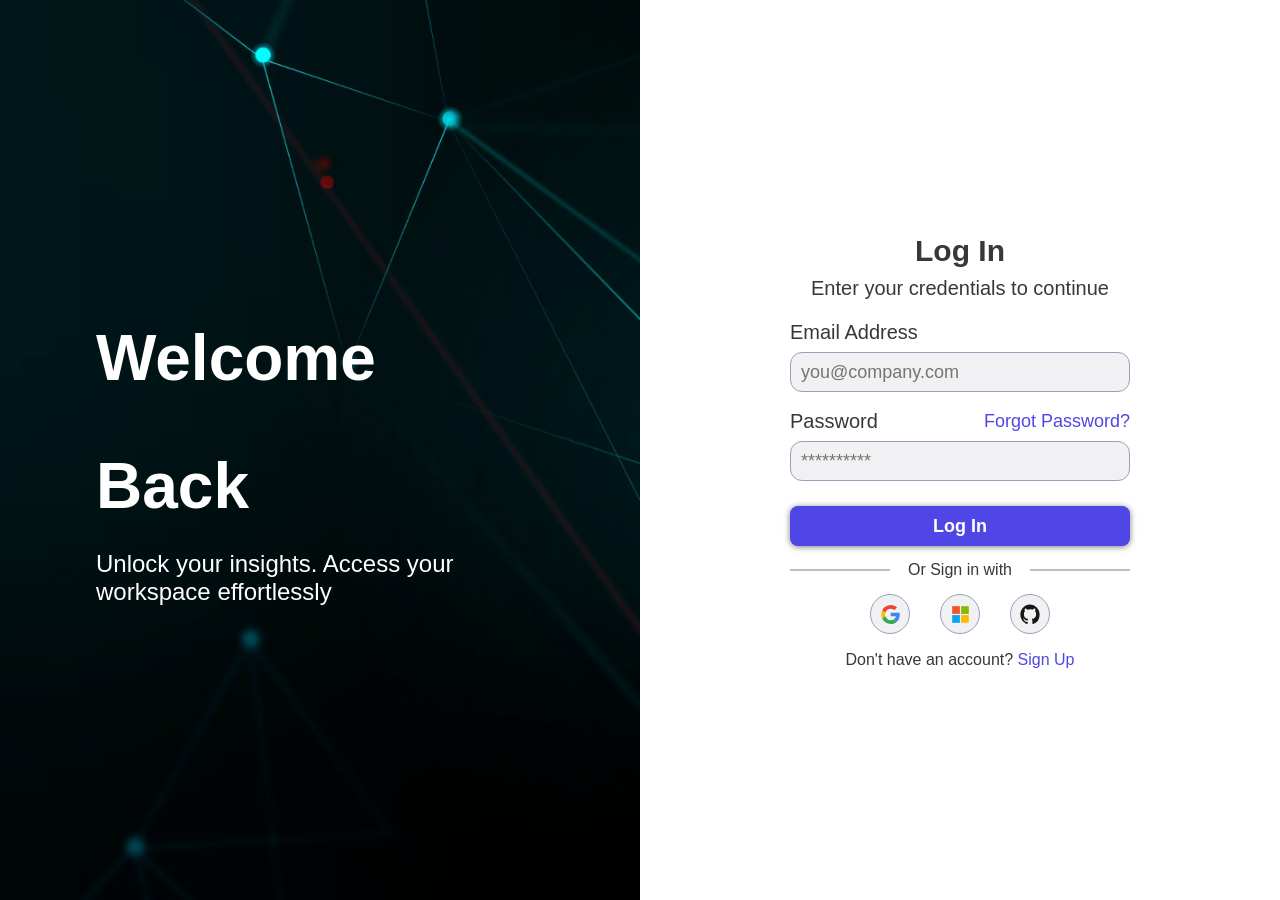
<file: index.html>
<!DOCTYPE html>
<html lang="en">

<head>
    <meta charset="UTF-8">
    <meta name="viewport" content="width=device-width, initial-scale=1">
    <title>Log In</title>
    <link rel="stylesheet" href="styles.css">
</head>

<body>
    <main>
        <!-- Welcom Back Section -->
        <section class="hero-section">
            <div>
                <h1>Welcome Back</h1>
                <p>Unlock your insights. Access your workspace effortlessly</p>
            </div>
        </section>

        <!-- Log in Section -->
        <section class="login-section">
            <div class="login-container">
                <!-- Main title -->
                <div class="login-title">
                    <h1>Log In</h1>
                    <p>Enter your credentials to continue</p>
                </div>

                <!-- Email Input -->
                <div class="input-container">
                    <h3>Email Address</h3>
                    <input type="email" name="email" id="" placeholder="you@company.com">
                </div>

                <!-- Password input -->
                <div class="input-container">
                    <span style="display: flex;
                    justify-content: space-between; align-items: center;">
                        <h3>Password</h3>
                        <a href="reset.html">Forgot Password?</a>
                    </span>
                    <input type="password" name="" id="" placeholder="**********">
                </div>

                <!-- Log in Button -->
                <div class="button">
                    <a href="">Log In</a>
                </div>

                <!-- Sign In With -->
                <div class="sign-in-with">
                    <span>
                        <svg xmlns="http://w3.org" viewBox="0 0 100 10" width="100%" height="10">
                            <line x1="0" y1="5" x2="100" y2="5" stroke="#00000082" stroke-width="1" />
                        </svg>
                    </span>
                    <span>
                        <h3>Or Sign in with</h3>
                    </span>
                    <span>
                        <svg xmlns="http://w3.org" viewBox="0 0 100 10" width="100%" height="10">
                            <line x1="0" y1="5" x2="100" y2="5" stroke="#00000082" stroke-width="1" />
                        </svg>
                    </span>
                </div>

                <div class="sign-in-with-">
                    <a href="https://accounts.google.com/v3/signin/identifier?continue=https://www.google.com/&ec=futura_exp_og_so_72776762_e&hl=ka&passive=true&flowName=GlifWebSignIn&flowEntry=ServiceLogin&dsh=S219100094:1792411130832513"
                        target="_blank">
                        <span>
                            <img src="assets/logos/google-icon-logo-svgrepo-com.svg" alt="google"
                                style="width: 50%; height: 50%;">
                        </span>
                    </a>
                    <a href="https://login.microsoftonline.com/" target="_blank">
                        <span>
                            <img href="https://login.microsoftonline.com/" src="assets/logos/microsoft-svgrepo-com.svg"
                                alt="microsoft" style="width: 50%; height: 50%;">
                        </span>

                    </a>
                    <a href="https://github.com/login" target="_blank">
                        <span>
                            <img src="assets/logos/github-svgrepo-com.svg" alt="github"
                                style="width: 60%; height: 60%;">
                        </span>
                    </a>
                </div>

                <!-- Redirect To Registration Page -->
                <div class="sign-up-">
                    <p>Don't have an account?</p>&nbsp;<a href="signup.html">Sign Up</a>
                </div>
            </div>
        </section>
    </main>

</body>

</html>
</file>
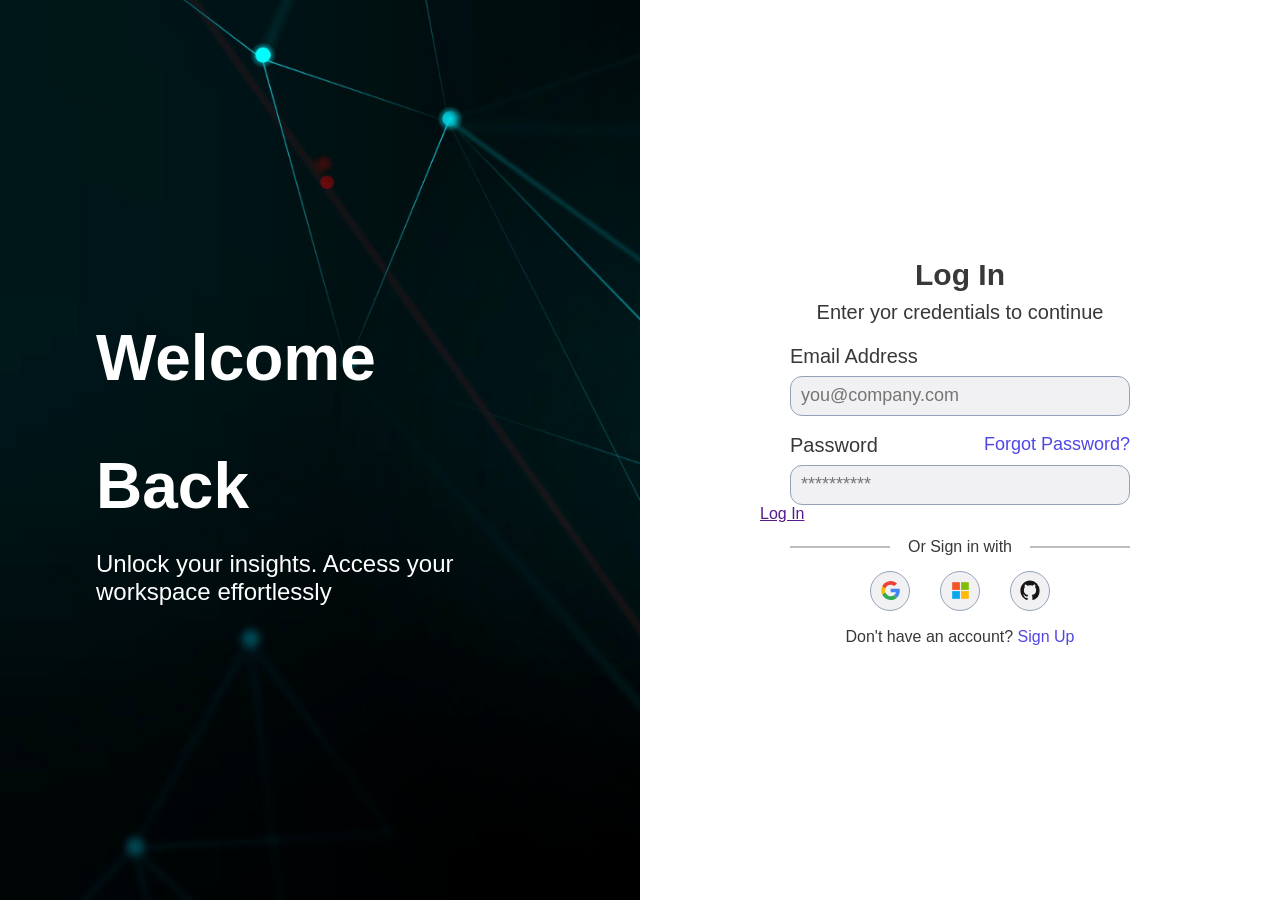
<file: login.html>
<!DOCTYPE html>
<html lang="en">

<head>
    <meta charset="UTF-8">
    <meta name="viewport" content="width=device-width, initial-scale=1">
    <title>Log In</title>
    <link rel="stylesheet" href="styles.css">
</head>

<body>
    <main>
        <!-- Welcom Back Section -->
        <section class="hero-section">
            <div>
                <h1>Welcome Back</h1>
                <p>Unlock your insights. Access your workspace effortlessly</p>
            </div>
        </section>

        <!-- Log in Section -->
        <section class="login-section">
            <div class="login-container">
                <!-- Main title -->
                <div class="login-title">
                    <h1>Log In</h1>
                    <p>Enter yor credentials to continue</p>
                </div>

                <!-- Email Input -->
                <div class="input-container">
                    <h3>Email Address</h3>
                    <input type="email" name="email" id="" placeholder="you@company.com">
                </div>

                <!-- Password input -->
                <div class="input-container">
                    <span style="display: flex;
                    justify-content: space-between; align-items: center;">
                        <h3>Password</h3>
                        <a href="reset.html">Forgot Password?</a>
                    </span>
                    <input type="password" name="" id="" placeholder="**********">
                </div>

                <!-- Log in Button -->
                <div class="login-button">
                    <a href="">Log In</a>
                </div>

                <!-- Sign In With -->
                <div class="sign-in-with">
                    <span>
                        <svg xmlns="http://w3.org" viewBox="0 0 100 10" width="100%" height="10">
                            <line x1="0" y1="5" x2="100" y2="5" stroke="#00000082" stroke-width="1" />
                        </svg>
                    </span>
                    <span>
                        <h3>Or Sign in with</h3>
                    </span>
                    <span>
                        <svg xmlns="http://w3.org" viewBox="0 0 100 10" width="100%" height="10">
                            <line x1="0" y1="5" x2="100" y2="5" stroke="#00000082" stroke-width="1" />
                        </svg>
                    </span>
                </div>


                <div class="sign-in-with-">
                    <a href="https://accounts.google.com/v3/signin/identifier?continue=https://www.google.com/&ec=futura_exp_og_so_72776762_e&hl=ka&passive=true&flowName=GlifWebSignIn&flowEntry=ServiceLogin&dsh=S219100094:1792411130832513"
                        target="_blank">
                        <span>
                            <img src="assets/logos/google-icon-logo-svgrepo-com.svg" alt="google"
                                style="width: 50%; height: 50%;">
                        </span>
                    </a>
                    <a href="https://login.microsoftonline.com/" target="_blank">
                        <span>
                            <img href="https://login.microsoftonline.com/" src="assets/logos/microsoft-svgrepo-com.svg"
                                alt="microsoft" style="width: 50%; height: 50%;">
                        </span>

                    </a>
                    <a href="https://github.com/login" target="_blank">
                        <span>
                            <img src="assets/logos/github-svgrepo-com.svg" alt="github"
                                style="width: 60%; height: 60%;">
                        </span>
                    </a>
                </div>

                <!-- Redirect To Registration Page -->
                <div class="sign-up-">
                    <p>Don't have an account?</p>&nbsp;<a href="signup.html">Sign Up</a>
                </div>
            </div>
        </section>
    </main>

</body>

</html>
</file>
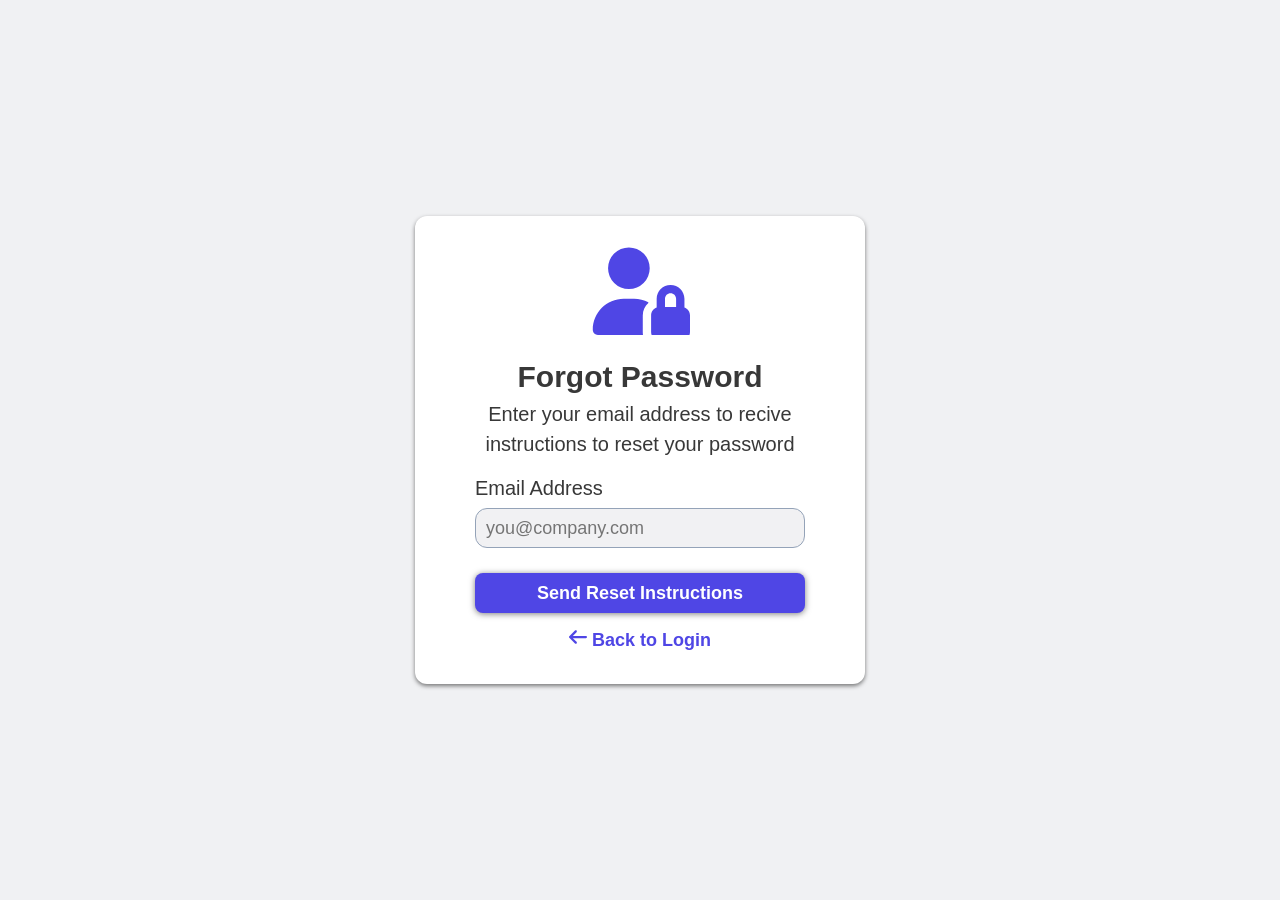
<file: reset.html>
<!DOCTYPE html>
<html lang="en">

<head>
    <meta charset="UTF-8">
    <meta name="viewport" content="width=device-width, initial-scale=1.0">
    <title>Reset</title>
    <link rel="stylesheet" href="styles.css">
</head>

<body>
    <main>
        <!-- Log in Section -->
        <section class="reset-section">
            <div class="reset-container">
                <!-- Main title -->
                <div class="locked-img">
                    <svg xmlns="http://www.w3.org/2000/svg" viewBox="0 0 576 512">
                        <path fill="#4f46e5"
                            d="M224 8a120 120 0 1 1 0 240 120 120 0 1 1 0-240zM194.3 304l59.4 0c29.7 0 57.7 7.3 82.3 20.1l0 4.3c-19.6 17.6-32 43.1-32 71.5l0 96c0 5.5 .5 10.9 1.3 16.1L45.7 512C29.3 512 16 498.7 16 482.3 16 383.8 95.8 304 194.3 304zm301.7 .1c0-17.7-14.3-32-32-32s-32 14.3-32 32l0 47.9 64 0 0-47.9zM352 400c0-20.9 13.4-38.7 32-45.3l0-50.6c0-44.2 35.8-80 80-80s80 35.8 80 80l0 50.6c18.6 6.6 32 24.4 32 45.3l0 96c0 26.5-21.5 48-48 48l-128 0c-26.5 0-48-21.5-48-48l0-96z" />
                    </svg>
                </div>


                <div class="reset-title">
                    <h1>Forgot Password</h1>
                    <p>Enter your email address to recive instructions to reset your password</p>
                </div>

                <!-- Email Input -->
                <div class="input-container">
                    <h3>Email Address</h3>
                    <input type="email" name="email" id="" placeholder="you@company.com">
                </div>
                <!-- Send Reset Instructions  -->
                <div class="button">
                    <a href="">Send Reset Instructions</a>
                </div>

                <!-- Redirect To Registration Page -->
                <div class="back-to-login">
                    <a href="index.html">
                        <svg xmlns="http://www.w3.org/2000/svg" viewBox="0 0 512 512">
                            <path fill="#4f46e5"
                                d="M9.4 233.4c-12.5 12.5-12.5 32.8 0 45.3l160 160c12.5 12.5 32.8 12.5 45.3 0s12.5-32.8 0-45.3L109.3 288 480 288c17.7 0 32-14.3 32-32s-14.3-32-32-32l-370.7 0 105.4-105.4c12.5-12.5 12.5-32.8 0-45.3s-32.8-12.5-45.3 0l-160 160z" />
                        </svg>
                        Back to Login
                    </a>
                </div>
            </div>
        </section>
</body>

</html>
</file>
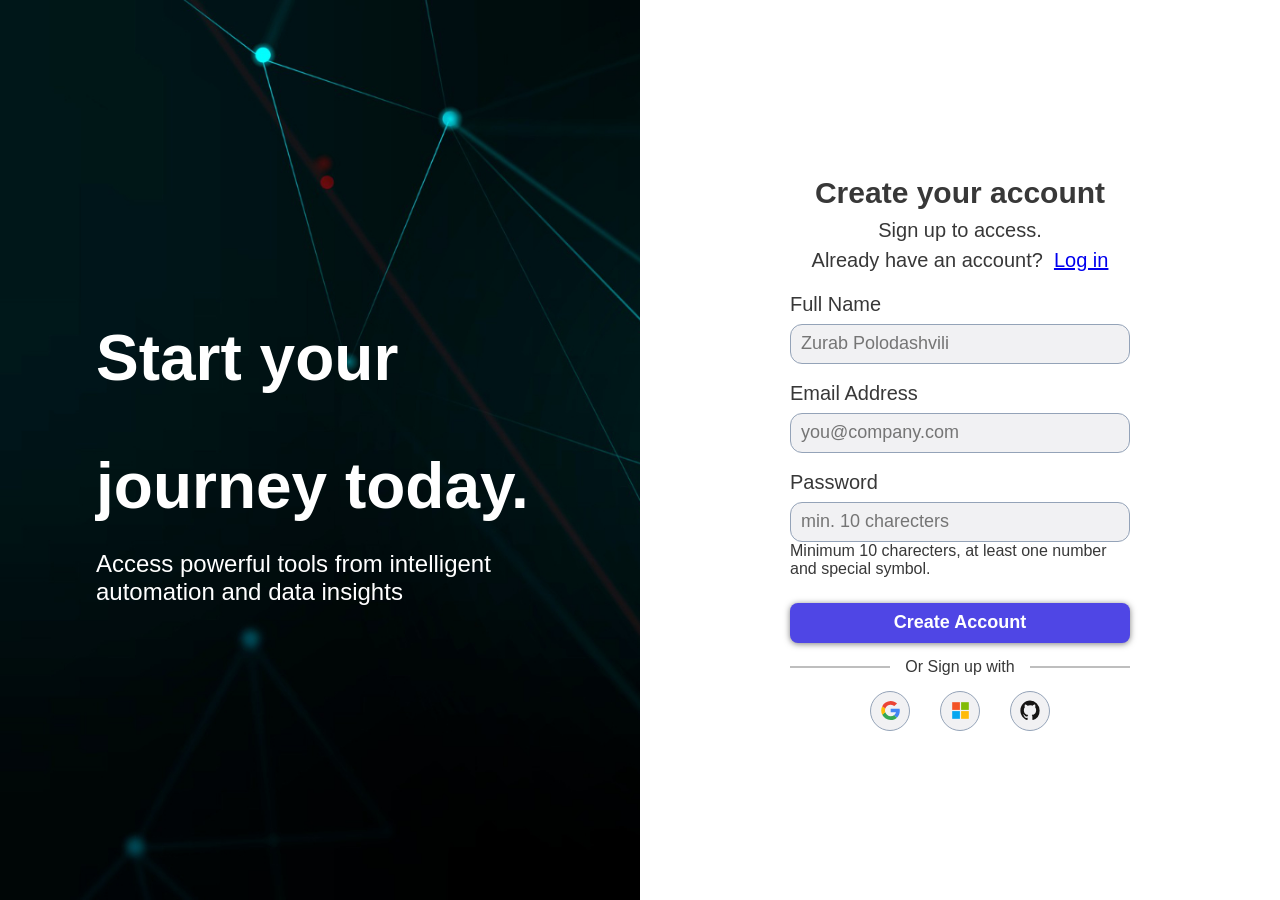
<file: signup.html>
<!DOCTYPE html>
<html lang="en">

<head>
    <meta charset="UTF-8">
    <meta name="viewport" content="width=device-width, initial-scale=1.0">
    <title>Sign Up</title>
    <link rel="stylesheet" href="styles.css">
</head>

<body>
    <main>
        <!-- Welcom Back Section -->
        <section class="hero-section">
            <div>
                <h1>Start your journey today.</h1>
                <p>Access powerful tools from intelligent automation and data insights</p>
            </div>
        </section>

        <!-- Log in Section -->
        <section class="login-section">
            <div class="login-container">
                <!-- Main title -->
                <div class="login-title">
                    <h1>Create your account</h1>
                    <p>Sign up to access. <br>
                        Already have an account?&nbsp; <a href="index.html">Log in</a></p>
                </div>

                <div class="input-container">
                    <h3>Full Name</h3>
                    <input type="text" name="" id="" placeholder="Zurab Polodashvili">
                </div>

                <!-- Email Input -->
                <div class="input-container">
                    <h3>Email Address</h3>
                    <input type="email" name="email" id="" placeholder="you@company.com">
                </div>

                <!-- Password input -->
                <div class="input-container">
                    <h3>Password</h3>
                    <input type="password" name="" id="" placeholder="min. 10 charecters">
                    <p>Minimum 10 charecters, at least one number and special symbol.</p>
                </div>

                <!-- Log in Button -->
                <div class="button">
                    <a href="">Create Account</a>
                </div>

                <!-- Sign In With -->
                <div class="sign-in-with">
                    <span>
                        <svg xmlns="http://w3.org" viewBox="0 0 100 10" width="100%" height="10">
                            <line x1="0" y1="5" x2="100" y2="5" stroke="#00000082" stroke-width="1" />
                        </svg>
                    </span>
                    <span>
                        <h3>Or Sign up with</h3>
                    </span>
                    <span>
                        <svg xmlns="http://w3.org" viewBox="0 0 100 10" width="100%" height="10">
                            <line x1="0" y1="5" x2="100" y2="5" stroke="#00000082" stroke-width="1" />
                        </svg>
                    </span>
                </div>

                <div class="sign-in-with-">
                    <a href="https://accounts.google.com/v3/signin/identifier?continue=https://www.google.com/&ec=futura_exp_og_so_72776762_e&hl=ka&passive=true&flowName=GlifWebSignIn&flowEntry=ServiceLogin&dsh=S219100094:1792411130832513"
                        target="_blank">
                        <span>
                            <img src="assets/logos/google-icon-logo-svgrepo-com.svg" alt="google"
                                style="width: 50%; height: 50%;">
                        </span>
                    </a>
                    <a href="https://login.microsoftonline.com/" target="_blank">
                        <span>
                            <img href="https://login.microsoftonline.com/" src="assets/logos/microsoft-svgrepo-com.svg"
                                alt="microsoft" style="width: 50%; height: 50%;">
                        </span>

                    </a>
                    <a href="https://github.com/login" target="_blank">
                        <span>
                            <img src="assets/logos/github-svgrepo-com.svg" alt="github"
                                style="width: 60%; height: 60%;">
                        </span>
                    </a>
                </div>
            </div>
        </section>
    </main>

</body>

</html>
</file>
<file: styles.css>
* {
  margin: 0;
  padding: 0;
  box-sizing: border-box;
  font-family: sans-serif;
}
main {
  display: grid;
  grid-template-columns: repeat(auto-fit, minmax(min(100%, 400px), 1fr));
  width: 100%;
  min-height: 100svh;
}
/* Welcom Back Section  */
.hero-section {
  background-image: url(assets/abstract-digital-grid-black-background.jpg);
  background-repeat: no-repeat;
  background-size: cover;
  color: #ffffff;
  display: flex;
  justify-content: center;
  align-items: center;
}

.hero-section div {
  width: 70%;
}

.hero-section h1 {
  font-size: clamp(2rem, 5vw, 4rem);
  font-weight: 600;
  line-height: 2;
}
.hero-section p {
  font-size: clamp(1rem, 2vw, 1.5rem);
  font-weight: 500;
}
/* Log in Section */
.login-section {
  display: flex;
  align-items: center;
  justify-content: center;
  color: #383838;
}
.login-container {
  width: min(100%, 400px);
  height: auto;
}
.login-title {
  text-align: center;
}
.login-title h1 {
  font-size: 30px;
  font-weight: 900;
  line-height: 1.5;
}
.login-title p {
  font-size: 20px;
  line-height: 1.5;
}
.input-container {
  padding: 15px 30px 0 30px;
}
.input-container h3 {
  font-size: 20px;
  font-weight: 500;
  line-height: 1.4;
}
.input-container input {
  width: 100%;
  height: 40px;
  font-size: 18px;
  padding: 10px;
  margin-top: 6px;
  border-radius: 12px;
  border: 1px solid #94a3b8;
  background-color: #f1f1f3;
}
.input-container input:focus {
  outline: 1px solid #94a3b8;
  box-shadow: 0 1px 6px 0 #00000082;
  background-color: #ffffff;
}
.input-container a {
  text-decoration: none;
  font-size: 18px;
  line-height: 1.4;
  color: #4f46e5;
}
.input-container a:hover {
  text-decoration: underline #6366f1;
}

.button {
  display: flex;
  justify-content: center;
  margin-top: 10px;
  padding: 15px 30px 0 30px;
}
.button a {
  display: inline-block;
  align-content: center;
  text-align: center;
  width: 100%;
  height: 40px;
  background-color: #4f46e5;
  border: none;
  box-shadow: 0 1px 6px 0 #00000082;
  border-radius: 8px;
  color: #ffffff;
  font-size: 18px;
  font-weight: 800;
  text-decoration: none;
}

.button a:hover {
  background-color: #6366f1;
  box-shadow: 0 3px 8px 0 #00000082;
}
.button a:focus {
  background-color: #4f46e5;
  box-shadow: 2px 4px 9px 2px #00000082;
}
.sign-in-with {
  display: flex;
  justify-content: space-between;
  align-items: center;
  padding: 15px 30px 0 30px;
}
.sign-in-with h3 {
  font-size: 16px;
  font-weight: 500;
}

.sign-in-with- {
  display: flex;
  justify-content: space-evenly;
  align-items: center;
  padding: 15px clamp(30px, 8vw, 80px) 0;
}

.sign-in-with- span {
  width: 40px;
  height: 40px;
  border: 1px solid #94a3b8;
  background-color: #f1f1f3;
  border-radius: 100%;
  display: flex;
  justify-content: center;
  align-items: center;
}
.sign-in-with- span:hover {
  box-shadow: 0 2px 4px 0 #00000082;
}
.sign-up- {
  display: flex;
  justify-content: center;
  align-items: center;
  padding: 15px 30px 0 30px;
}
.sign-up- p {
  font-size: 16px;
}
.sign-up- a {
  font-size: 16px;
  text-decoration: none;
  line-height: 1.4;
  color: #4f46e5;
}
.sign-up- a:hover {
  text-decoration: underline #6366f1;
}

.reset-section {
  display: flex;
  align-items: center;
  justify-content: center;
  color: #383838;
  background-color: #f0f1f3;
}
.reset-container {
  width: min(100%, 450px);
  height: auto;
  background-color: #ffffff;
  padding: 30px;
  border-radius: 12px;
  box-shadow: 0 2px 4px 0 #00000082;
}
.reset-title {
  text-align: center;
  padding: 15px 20px 0 20px;
}
.reset-title h1 {
  font-size: 30px;
  font-weight: 900;
  line-height: 1.5;
}
.reset-title p {
  font-size: 20px;
  line-height: 1.5;
}

.back-to-login {
  display: flex;
  justify-content: center;
  padding: 15px 30px 0 30px;
}
.back-to-login a {
  font-size: 18px;
  text-decoration: none;
  font-weight: 900;
  line-height: 1.4;
  color: #4f46e5;
}
.back-to-login a:hover {
  text-decoration: underline #6366f1;
}

.back-to-login svg {
  height: 18px;
}
.locked-img {
  width: 100px;
  margin: 0 auto 0 auto;
}
</file>
